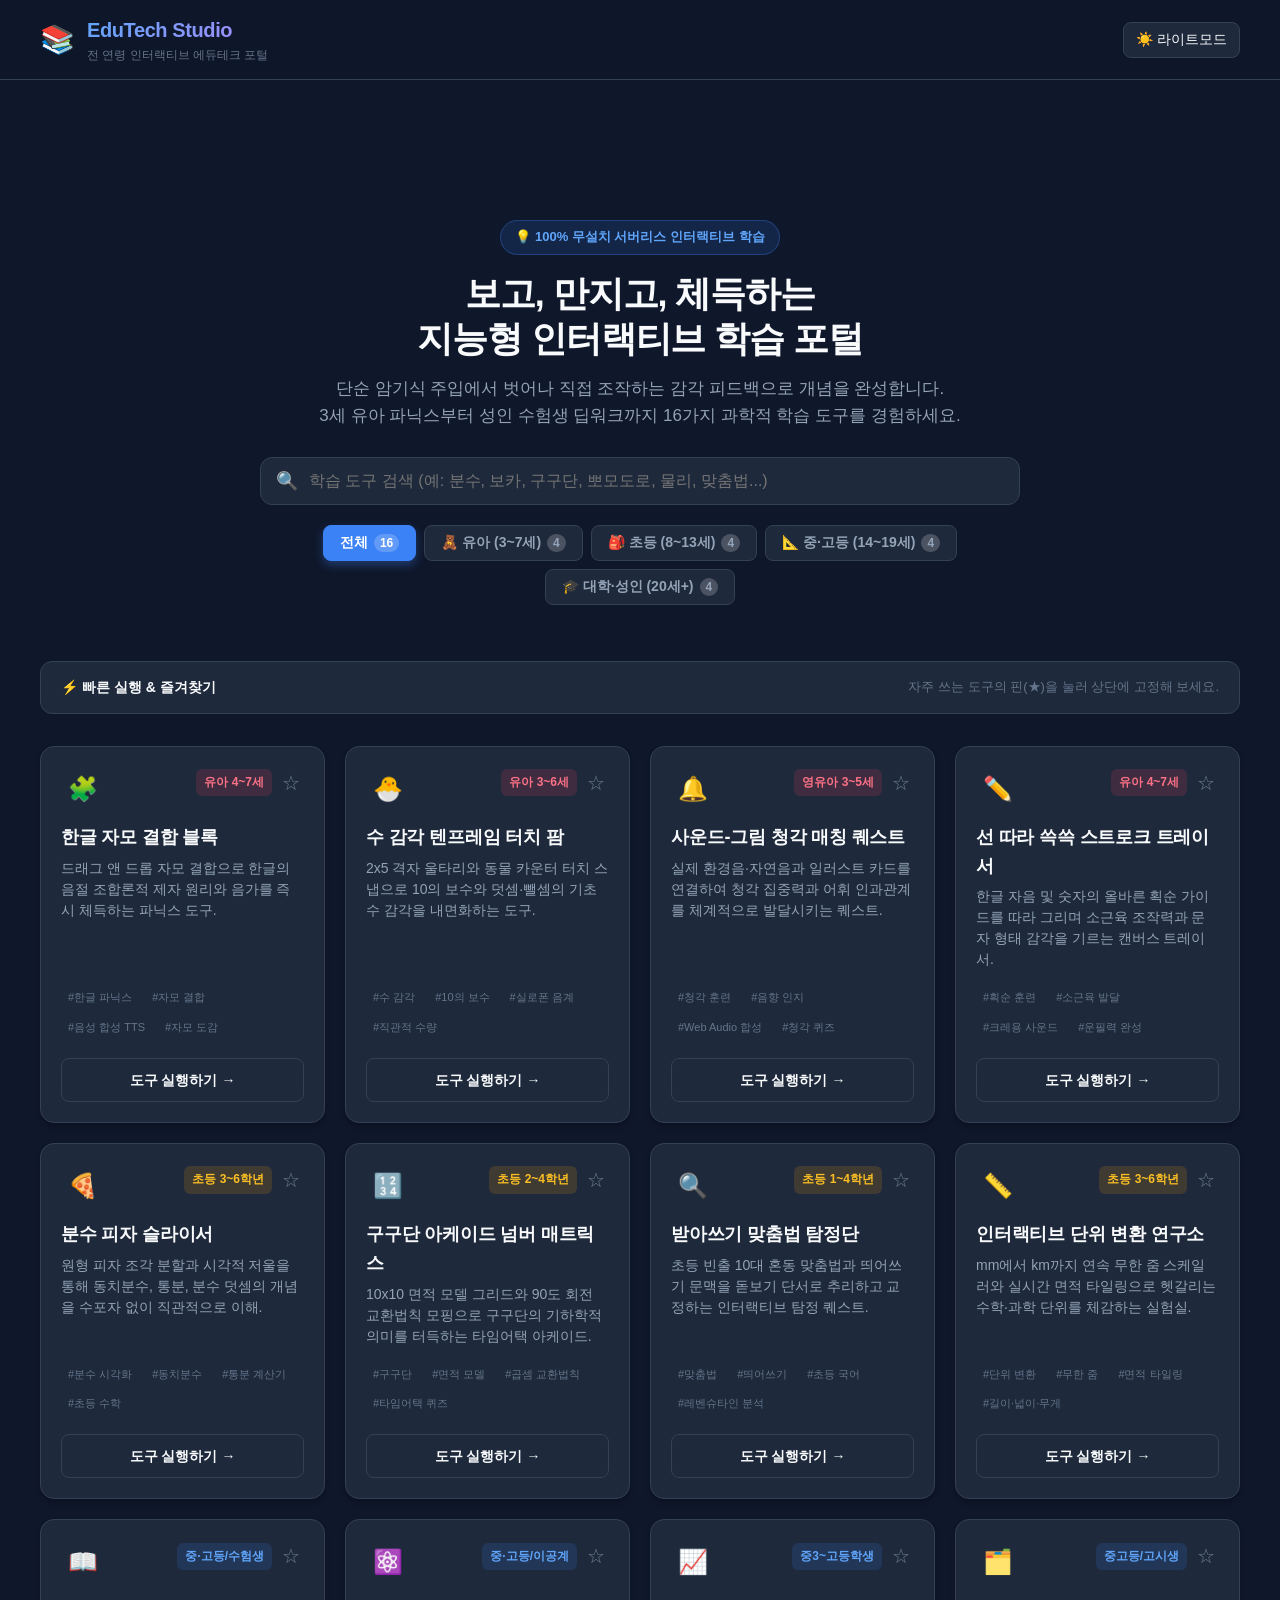
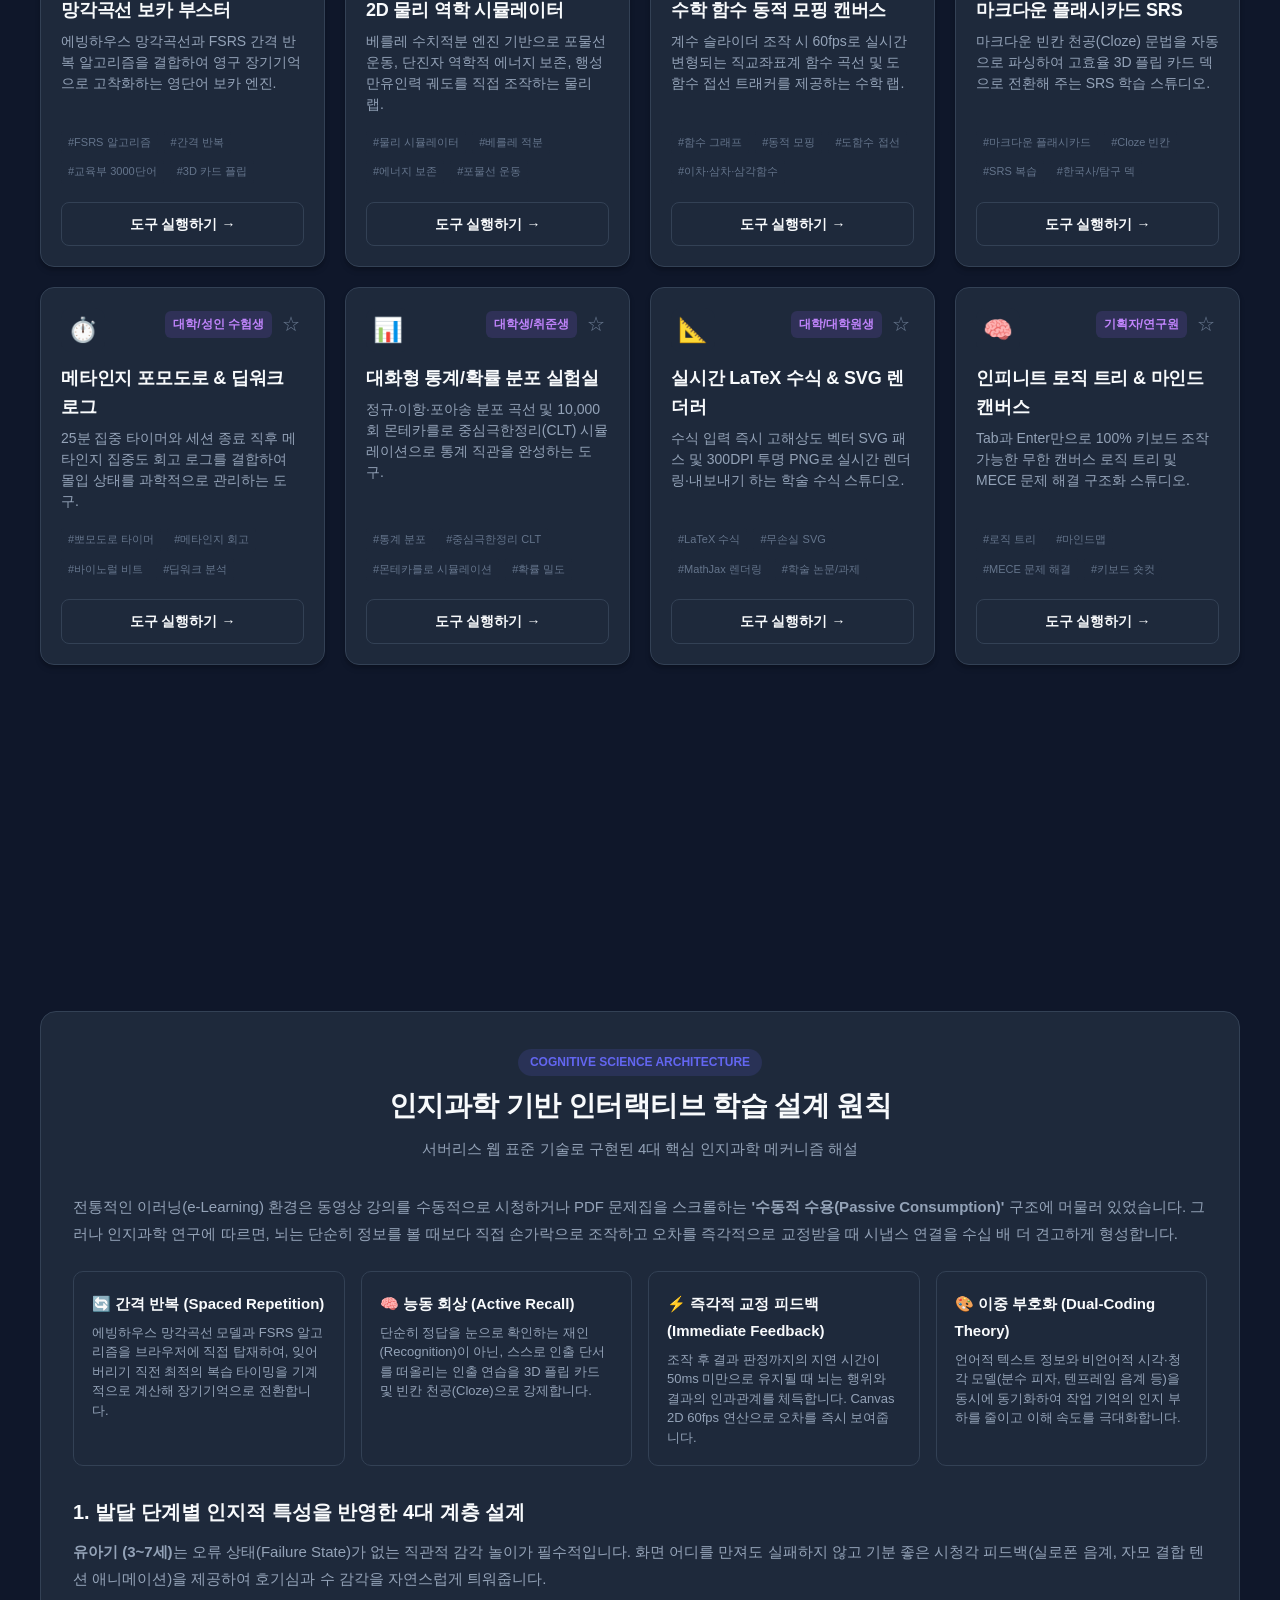
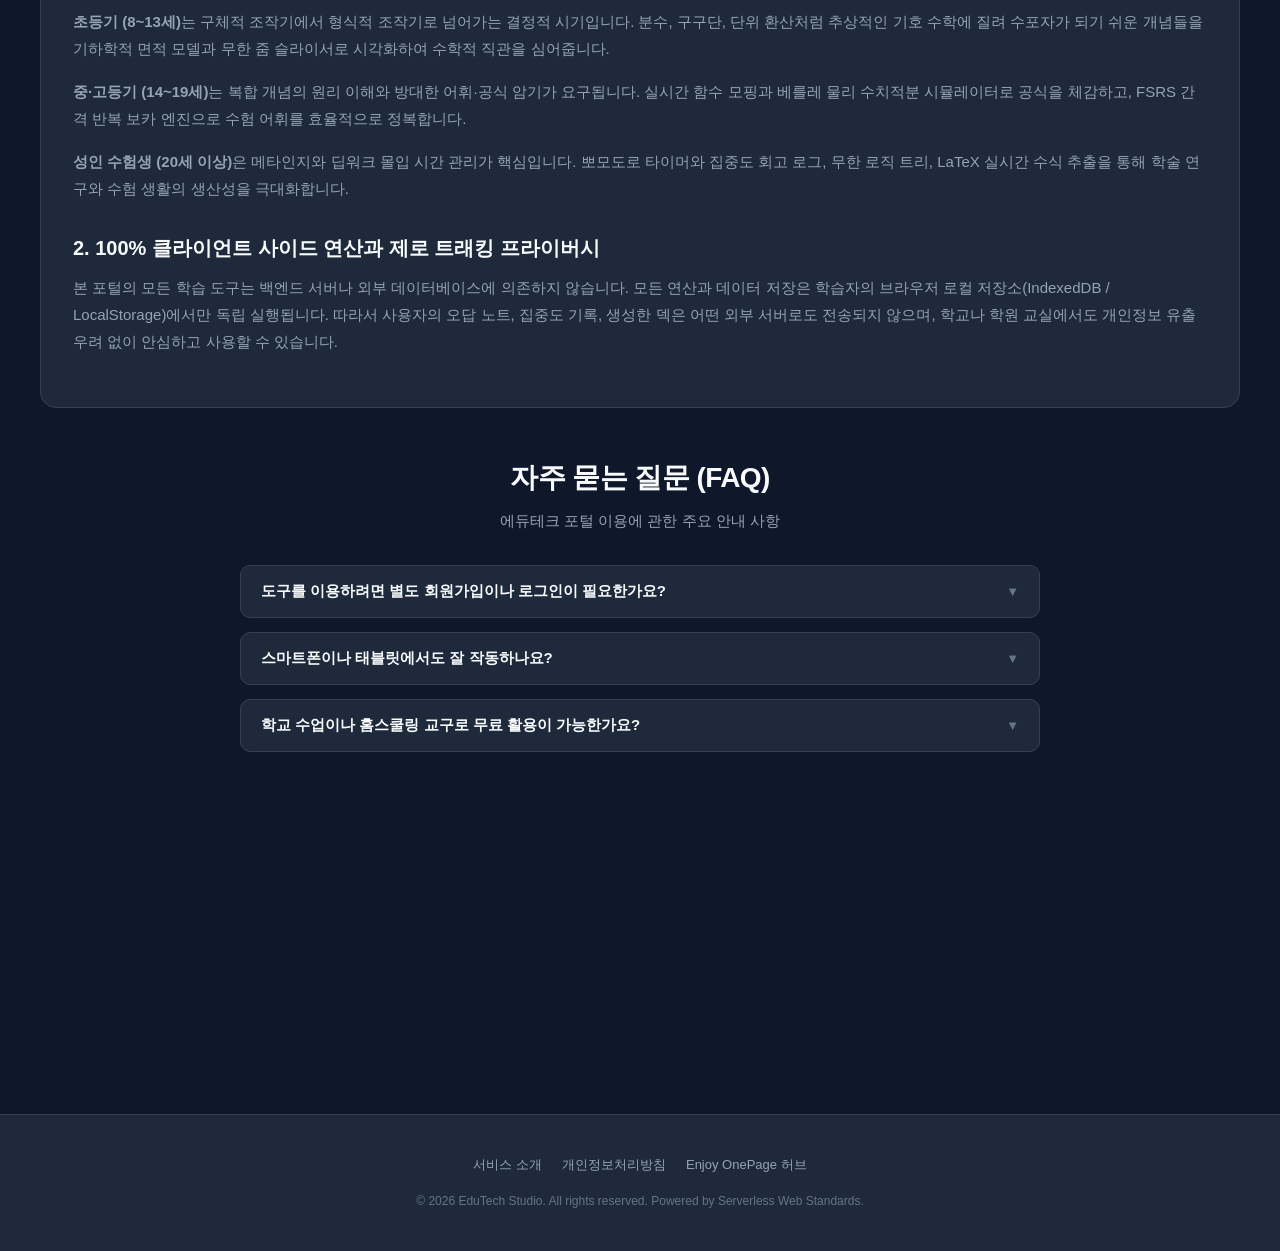
<file: index.html>
<!DOCTYPE html>
<html lang="ko" data-theme="dark">
<head>
  <meta charset="UTF-8">
  <meta name="viewport" content="width=device-width, initial-scale=1.0">
  <title>에듀테크 포털 - 전 연령 인터랙티브 학습 도구</title>
  <meta name="description" content="3세 유아부터 성인 수험생까지 16종 무설치 인터랙티브 에듀테크 학습 도구 및 인지과학 가이드.">
  <meta name="robots" content="noindex, follow">
  <link rel="canonical" href="https://edu.enjoy-onepage.com/">
  <link rel="alternate" type="application/rss+xml" href="https://edu.enjoy-onepage.com/rss.xml">
  <link rel="sitemap" type="application/xml" href="https://edu.enjoy-onepage.com/sitemap.xml">

  <!-- Open Graph -->
  <meta property="og:type" content="website">
  <meta property="og:site_name" content="에듀테크 포털">
  <meta property="og:title" content="에듀테크 포털 - 전 연령 인터랙티브 학습 도구">
  <meta property="og:description" content="3세 유아부터 성인 수험생까지 16종 무설치 인터랙티브 에듀테크 학습 도구 및 인지과학 가이드.">
  <meta property="og:url" content="https://edu.enjoy-onepage.com/">

  <!-- Twitter Card -->
  <meta name="twitter:card" content="summary_large_image">
  <meta name="twitter:title" content="에듀테크 포털 - 전 연령 인터랙티브 학습 도구">
  <meta name="twitter:description" content="3세 유아부터 성인 수험생까지 16종 무설치 인터랙티브 에듀테크 학습 도구 및 인지과학 가이드.">

  <!-- Stylesheet -->
  <link rel="stylesheet" href="style.css">

  <!-- Google AdSense -->
  <script async src="https://pagead2.googlesyndication.com/pagead/js/adsbygoogle.js?client=ca-pub-2228289204702106" crossorigin="anonymous"></script>

  <!-- JSON-LD Structured Data -->
  <script type="application/ld+json">
  {
    "@context": "https://schema.org",
    "@graph": [
      {
        "@type": "WebApplication",
        "@id": "https://edu.enjoy-onepage.com/#app",
        "name": "에듀테크 포털",
        "url": "https://edu.enjoy-onepage.com/",
        "applicationCategory": "EducationalApplication",
        "operatingSystem": "All",
        "offers": {
          "@type": "Offer",
          "price": "0",
          "priceCurrency": "KRW"
        },
        "description": "3세 유아부터 성인 수험생까지 16종 무설치 인터랙티브 에듀테크 학습 도구 모음."
      },
      {
        "@type": "FAQPage",
        "@id": "https://edu.enjoy-onepage.com/#faq",
        "mainEntity": [
          {
            "@type": "Question",
            "name": "에듀테크 포털의 학습 도구들은 별도 프로그램 설치가 필요한가요?",
            "acceptedAnswer": {
              "@type": "Answer",
              "text": "아닙니다. 모든 학습 도구는 최신 웹 표준 기술(HTML5, Canvas 2D, Web Audio API)로 제작되어 PC, 태블릿, 스마트폰 브라우저에서 설치나 로그인 없이 즉시 무료로 실행됩니다."
            }
          },
          {
            "@type": "Question",
            "name": "학습 기록이나 입력한 데이터가 서버로 전송되나요?",
            "acceptedAnswer": {
              "@type": "Answer",
              "text": "전혀 전송되지 않습니다. 100% 클라이언트 사이드 연산 원칙을 준수하여 사용자의 학습 진도, 오답 기록, 타이머 로그는 사용자의 브라우저 로컬 저장소에만 안전하게 보관됩니다."
            }
          },
          {
            "@type": "Question",
            "name": "학교나 학원 교실 스마트보드에서도 활용할 수 있나요?",
            "acceptedAnswer": {
              "@type": "Answer",
              "text": "네, 전자칠판 및 스마트보드의 터치 인터랙션을 완벽하게 지원하며 직관적인 시각화 피드백을 제공하므로 수업 보조 교구로 적합합니다."
            }
          }
        ]
      }
    ]
  }
  </script>
</head>
<body>
  <!-- Header -->
  <header>
    <div class="container header-inner">
      <a href="/" class="brand">
        <span class="brand-icon">📚</span>
        <div class="brand-text">
          <h1>EduTech Studio</h1>
          <p>전 연령 인터랙티브 에듀테크 포털</p>
        </div>
      </a>
      <div class="header-actions">
        <button id="themeToggleBtn" class="theme-toggle-btn" aria-label="테마 전환">🌙 다크모드</button>
      </div>
    </div>
  </header>

  <!-- 1. 상단 슬림 띠배너 (AdSense Top Slim) -->
  <div class="container ad-slot-wrapper ad-top-banner">
    <ins class="adsbygoogle"
         style="display:inline-block;width:100%;height:60px;background:transparent;"
         data-ad-client="ca-pub-2228289204702106"
         data-ad-slot="3824727725"
         data-ad-format="horizontal"></ins>
    <script>
      (adsbygoogle = window.adsbygoogle || []).push({});
    </script>
  </div>

  <main class="container">
    <!-- Hero Section -->
    <section class="hero">
      <span class="hero-badge">💡 100% 무설치 서버리스 인터랙티브 학습</span>
      <h2 class="hero-title">보고, 만지고, 체득하는<br>지능형 인터랙티브 학습 포털</h2>
      <p class="hero-desc">
        단순 암기식 주입에서 벗어나 직접 조작하는 감각 피드백으로 개념을 완성합니다.<br>
        3세 유아 파닉스부터 성인 수험생 딥워크까지 16가지 과학적 학습 도구를 경험하세요.
      </p>

      <!-- Search & Filters -->
      <div class="search-filter-section">
        <div class="search-box">
          <span class="search-icon">🔍</span>
          <input type="text" id="searchInput" class="search-input" placeholder="학습 도구 검색 (예: 분수, 보카, 구구단, 뽀모도로, 물리, 맞춤법...)" autocomplete="off">
        </div>
        <div class="category-tabs" role="tablist">
          <button class="tab-btn active" data-category="all">전체 <span class="tab-count">16</span></button>
          <button class="tab-btn" data-category="toddler">🧸 유아 (3~7세) <span class="tab-count">4</span></button>
          <button class="tab-btn" data-category="elementary">🎒 초등 (8~13세) <span class="tab-count">4</span></button>
          <button class="tab-btn" data-category="secondary">📐 중·고등 (14~19세) <span class="tab-count">4</span></button>
          <button class="tab-btn" data-category="adult">🎓 대학·성인 (20세+) <span class="tab-count">4</span></button>
        </div>
      </div>
    </section>

    <!-- Quick Access Bar (Pinned & Recent) -->
    <div class="quick-access-bar">
      <div class="quick-access-title">
        <span>⚡ 빠른 실행 & 즐겨찾기</span>
      </div>
      <div class="quick-items" id="quickAccessItems">
        <!-- Rendered by app.js -->
      </div>
    </div>

    <!-- Tool Cards Grid -->
    <section class="cards-grid" id="toolsGrid">
      <!-- Rendered by app.js -->
    </section>

    <!-- 2. 중간 반응형 배너 (AdSense Mid Box) -->
    <div class="ad-slot-wrapper">
      <ins class="adsbygoogle"
           style="display:block;min-width:300px;min-height:250px;background:transparent;"
           data-ad-client="ca-pub-2228289204702106"
           data-ad-slot="1186914926"
           data-ad-format="auto"
           data-full-width-responsive="true"></ins>
      <script>
        (adsbygoogle = window.adsbygoogle || []).push({});
      </script>
    </div>

    <!-- Deep Science Column (Cognitive Principles & Educational Rationale) -->
    <article class="deep-column-section">
      <div class="section-head">
        <span class="section-badge">COGNITIVE SCIENCE ARCHITECTURE</span>
        <h3 class="section-title">인지과학 기반 인터랙티브 학습 설계 원칙</h3>
        <p class="section-sub">서버리스 웹 표준 기술로 구현된 4대 핵심 인지과학 메커니즘 해설</p>
      </div>

      <div class="article-content">
        <p>
          전통적인 이러닝(e-Learning) 환경은 동영상 강의를 수동적으로 시청하거나 PDF 문제집을 스크롤하는 <strong>'수동적 수용(Passive Consumption)'</strong> 구조에 머물러 있었습니다. 그러나 인지과학 연구에 따르면, 뇌는 단순히 정보를 볼 때보다 직접 손가락으로 조작하고 오차를 즉각적으로 교정받을 때 시냅스 연결을 수십 배 더 견고하게 형성합니다.
        </p>

        <div class="feature-box-grid">
          <div class="feature-box">
            <h4>🔄 간격 반복 (Spaced Repetition)</h4>
            <p>에빙하우스 망각곡선 모델과 FSRS 알고리즘을 브라우저에 직접 탑재하여, 잊어버리기 직전 최적의 복습 타이밍을 기계적으로 계산해 장기기억으로 전환합니다.</p>
          </div>
          <div class="feature-box">
            <h4>🧠 능동 회상 (Active Recall)</h4>
            <p>단순히 정답을 눈으로 확인하는 재인(Recognition)이 아닌, 스스로 인출 단서를 떠올리는 인출 연습을 3D 플립 카드 및 빈칸 천공(Cloze)으로 강제합니다.</p>
          </div>
          <div class="feature-box">
            <h4>⚡ 즉각적 교정 피드백 (Immediate Feedback)</h4>
            <p>조작 후 결과 판정까지의 지연 시간이 50ms 미만으로 유지될 때 뇌는 행위와 결과의 인과관계를 체득합니다. Canvas 2D 60fps 연산으로 오차를 즉시 보여줍니다.</p>
          </div>
          <div class="feature-box">
            <h4>🎨 이중 부호화 (Dual-Coding Theory)</h4>
            <p>언어적 텍스트 정보와 비언어적 시각·청각 모델(분수 피자, 텐프레임 음계 등)을 동시에 동기화하여 작업 기억의 인지 부하를 줄이고 이해 속도를 극대화합니다.</p>
          </div>
        </div>

        <h3>1. 발달 단계별 인지적 특성을 반영한 4대 계층 설계</h3>
        <p>
          <strong>유아기 (3~7세)</strong>는 오류 상태(Failure State)가 없는 직관적 감각 놀이가 필수적입니다. 화면 어디를 만져도 실패하지 않고 기분 좋은 시청각 피드백(실로폰 음계, 자모 결합 텐션 애니메이션)을 제공하여 호기심과 수 감각을 자연스럽게 틔워줍니다.
        </p>
        <p>
          <strong>초등기 (8~13세)</strong>는 구체적 조작기에서 형식적 조작기로 넘어가는 결정적 시기입니다. 분수, 구구단, 단위 환산처럼 추상적인 기호 수학에 질려 수포자가 되기 쉬운 개념들을 기하학적 면적 모델과 무한 줌 슬라이서로 시각화하여 수학적 직관을 심어줍니다.
        </p>
        <p>
          <strong>중·고등기 (14~19세)</strong>는 복합 개념의 원리 이해와 방대한 어휘·공식 암기가 요구됩니다. 실시간 함수 모핑과 베를레 물리 수치적분 시뮬레이터로 공식을 체감하고, FSRS 간격 반복 보카 엔진으로 수험 어휘를 효율적으로 정복합니다.
        </p>
        <p>
          <strong>성인 수험생 (20세 이상)</strong>은 메타인지와 딥워크 몰입 시간 관리가 핵심입니다. 뽀모도로 타이머와 집중도 회고 로그, 무한 로직 트리, LaTeX 실시간 수식 추출을 통해 학술 연구와 수험 생활의 생산성을 극대화합니다.
        </p>

        <h3>2. 100% 클라이언트 사이드 연산과 제로 트래킹 프라이버시</h3>
        <p>
          본 포털의 모든 학습 도구는 백엔드 서버나 외부 데이터베이스에 의존하지 않습니다. 모든 연산과 데이터 저장은 학습자의 브라우저 로컬 저장소(IndexedDB / LocalStorage)에서만 독립 실행됩니다. 따라서 사용자의 오답 노트, 집중도 기록, 생성한 덱은 어떤 외부 서버로도 전송되지 않으며, 학교나 학원 교실에서도 개인정보 유출 우려 없이 안심하고 사용할 수 있습니다.
        </p>
      </div>
    </article>

    <!-- FAQ Section -->
    <section class="faq-section">
      <div class="section-head">
        <h3 class="section-title">자주 묻는 질문 (FAQ)</h3>
        <p class="section-sub">에듀테크 포털 이용에 관한 주요 안내 사항</p>
      </div>

      <div class="faq-list">
        <div class="faq-item">
          <button class="faq-question">
            <span>도구를 이용하려면 별도 회원가입이나 로그인이 필요한가요?</span>
            <span class="faq-arrow">▼</span>
          </button>
          <div class="faq-answer">
            로그인이 전혀 필요하지 않습니다. 접속 즉시 원하는 학습 도구를 자유롭게 무료로 이용하실 수 있으며, 개인 학습 기록은 사용 중인 기기의 브라우저에 안전하게 자동 보관됩니다.
          </div>
        </div>

        <div class="faq-item">
          <button class="faq-question">
            <span>스마트폰이나 태블릿에서도 잘 작동하나요?</span>
            <span class="faq-arrow">▼</span>
          </button>
          <div class="faq-answer">
            네, 16개 모든 학습 도구는 반응형 웹 표준 및 멀티 터치 제스처를 지원하여 모바일 기기, 아이패드, 갤럭시 탭, 교실 전자칠판에서도 완벽하게 작동합니다.
          </div>
        </div>

        <div class="faq-item">
          <button class="faq-question">
            <span>학교 수업이나 홈스쿨링 교구로 무료 활용이 가능한가요?</span>
            <span class="faq-arrow">▼</span>
          </button>
          <div class="faq-answer">
            네, 공교육 교실 수업, 홈스쿨링, 스터디 그룹 등 비상업적 교육 목적이라면 별도의 승인 없이 누구나 자유롭게 활용하실 수 있습니다.
          </div>
        </div>
      </div>
    </section>

    <!-- 3. 하단 대형 배너 (AdSense Bottom Box) -->
    <div class="ad-slot-wrapper">
      <ins class="adsbygoogle"
           style="display:block;min-width:300px;min-height:250px;background:transparent;"
           data-ad-client="ca-pub-2228289204702106"
           data-ad-slot="3416334507"
           data-ad-format="auto"
           data-full-width-responsive="true"></ins>
      <script>
        (adsbygoogle = window.adsbygoogle || []).push({});
      </script>
    </div>
  </main>

  <!-- Footer -->
  <footer>
    <div class="container footer-inner">
      <div class="footer-links">
        <a href="about.html">서비스 소개</a>
        <a href="privacy.html">개인정보처리방침</a>
        <a href="https://enjoy-onepage.com/" target="_blank" rel="noopener">Enjoy OnePage 허브</a>
      </div>
      <p class="footer-copy">
        © 2026 EduTech Studio. All rights reserved. Powered by Serverless Web Standards.
      </p>
    </div>
  </footer>

  <!-- Scripts -->
  <script src="app.js"></script>
</body>
</html>
</file>
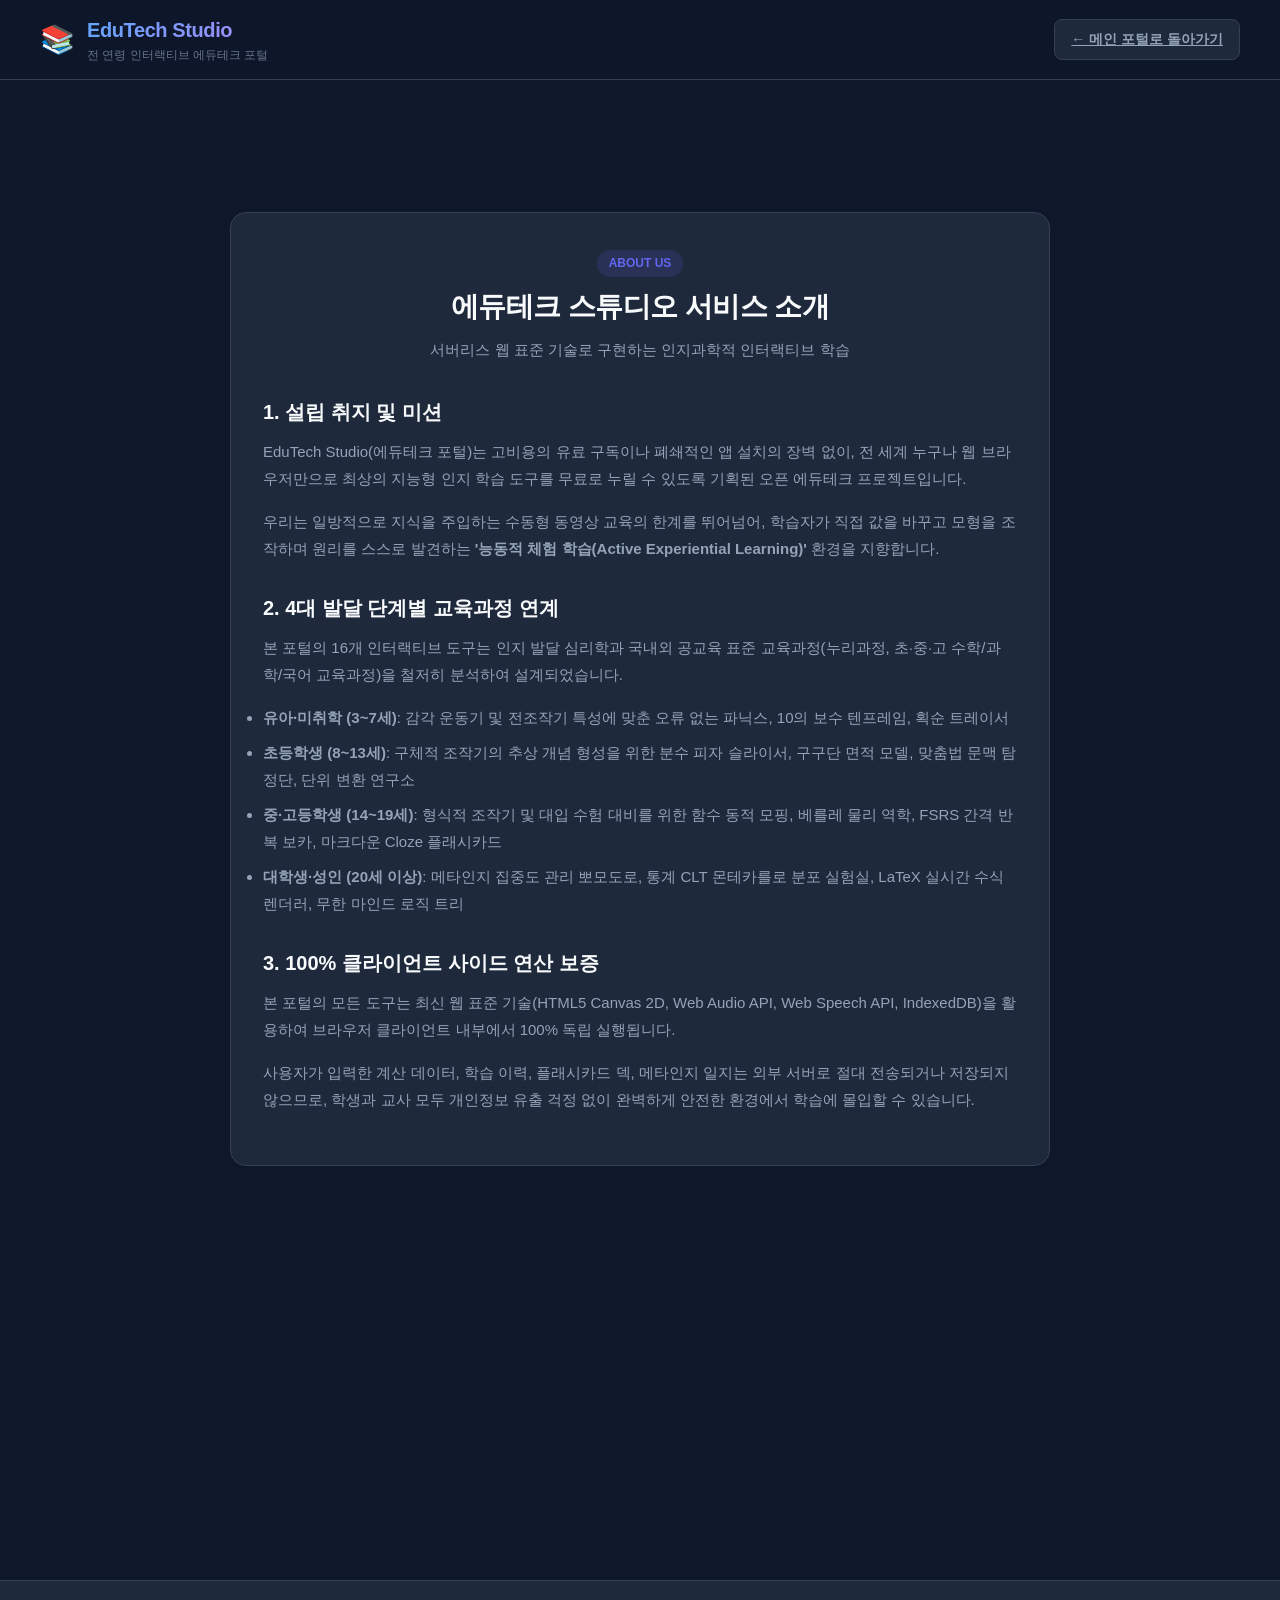
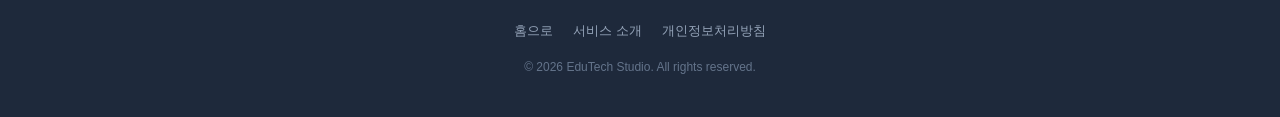
<file: about.html>
<!DOCTYPE html>
<html lang="ko" data-theme="dark">
<head>
  <meta charset="UTF-8">
  <meta name="viewport" content="width=device-width, initial-scale=1.0">
  <title>서비스 소개 - 에듀테크 포털</title>
  <meta name="description" content="에듀테크 포털의 설립 취지, 인지과학적 학습 설계 철학, 100% 서버리스 무설치 원칙을 소개합니다.">
  <meta name="robots" content="noindex, follow">
  <link rel="canonical" href="https://edu.enjoy-onepage.com/about.html">
  <link rel="stylesheet" href="style.css">
  <script async src="https://pagead2.googlesyndication.com/pagead/js/adsbygoogle.js?client=ca-pub-2228289204702106" crossorigin="anonymous"></script>
</head>
<body>
  <header>
    <div class="container header-inner">
      <a href="/" class="brand">
        <span class="brand-icon">📚</span>
        <div class="brand-text">
          <h1>EduTech Studio</h1>
          <p>전 연령 인터랙티브 에듀테크 포털</p>
        </div>
      </a>
      <div class="header-actions">
        <a href="/" class="tab-btn">← 메인 포털로 돌아가기</a>
      </div>
    </div>
  </header>

  <!-- 상단 슬림 배너 -->
  <div class="container ad-slot-wrapper ad-top-banner">
    <ins class="adsbygoogle"
         style="display:inline-block;width:100%;height:60px;background:transparent;"
         data-ad-client="ca-pub-2228289204702106"
         data-ad-slot="3824727725"
         data-ad-format="horizontal"></ins>
    <script>
      (adsbygoogle = window.adsbygoogle || []).push({});
    </script>
  </div>

  <main class="container" style="max-width: 860px; padding: 2rem 1.25rem;">
    <article class="deep-column-section" style="margin-top: 0;">
      <div class="section-head">
        <span class="section-badge">ABOUT US</span>
        <h2 class="section-title">에듀테크 스튜디오 서비스 소개</h2>
        <p class="section-sub">서버리스 웹 표준 기술로 구현하는 인지과학적 인터랙티브 학습</p>
      </div>

      <div class="article-content">
        <h3>1. 설립 취지 및 미션</h3>
        <p>
          EduTech Studio(에듀테크 포털)는 고비용의 유료 구독이나 폐쇄적인 앱 설치의 장벽 없이, 전 세계 누구나 웹 브라우저만으로 최상의 지능형 인지 학습 도구를 무료로 누릴 수 있도록 기획된 오픈 에듀테크 프로젝트입니다.
        </p>
        <p>
          우리는 일방적으로 지식을 주입하는 수동형 동영상 교육의 한계를 뛰어넘어, 학습자가 직접 값을 바꾸고 모형을 조작하며 원리를 스스로 발견하는 <strong>'능동적 체험 학습(Active Experiential Learning)'</strong> 환경을 지향합니다.
        </p>

        <h3>2. 4대 발달 단계별 교육과정 연계</h3>
        <p>
          본 포털의 16개 인터랙티브 도구는 인지 발달 심리학과 국내외 공교육 표준 교육과정(누리과정, 초·중·고 수학/과학/국어 교육과정)을 철저히 분석하여 설계되었습니다.
        </p>
        <ul>
          <li style="margin-bottom: 0.5rem;"><strong>유아·미취학 (3~7세)</strong>: 감각 운동기 및 전조작기 특성에 맞춘 오류 없는 파닉스, 10의 보수 텐프레임, 획순 트레이서</li>
          <li style="margin-bottom: 0.5rem;"><strong>초등학생 (8~13세)</strong>: 구체적 조작기의 추상 개념 형성을 위한 분수 피자 슬라이서, 구구단 면적 모델, 맞춤법 문맥 탐정단, 단위 변환 연구소</li>
          <li style="margin-bottom: 0.5rem;"><strong>중·고등학생 (14~19세)</strong>: 형식적 조작기 및 대입 수험 대비를 위한 함수 동적 모핑, 베를레 물리 역학, FSRS 간격 반복 보카, 마크다운 Cloze 플래시카드</li>
          <li style="margin-bottom: 0.5rem;"><strong>대학생·성인 (20세 이상)</strong>: 메타인지 집중도 관리 뽀모도로, 통계 CLT 몬테카를로 분포 실험실, LaTeX 실시간 수식 렌더러, 무한 마인드 로직 트리</li>
        </ul>

        <h3>3. 100% 클라이언트 사이드 연산 보증</h3>
        <p>
          본 포털의 모든 도구는 최신 웹 표준 기술(HTML5 Canvas 2D, Web Audio API, Web Speech API, IndexedDB)을 활용하여 브라우저 클라이언트 내부에서 100% 독립 실행됩니다.
        </p>
        <p>
          사용자가 입력한 계산 데이터, 학습 이력, 플래시카드 덱, 메타인지 일지는 외부 서버로 절대 전송되거나 저장되지 않으므로, 학생과 교사 모두 개인정보 유출 걱정 없이 완벽하게 안전한 환경에서 학습에 몰입할 수 있습니다.
        </p>
      </div>
    </article>
  </main>

  <!-- 하단 대형 배너 -->
  <div class="container ad-slot-wrapper">
    <ins class="adsbygoogle"
         style="display:block;min-width:300px;min-height:250px;background:transparent;"
         data-ad-client="ca-pub-2228289204702106"
         data-ad-slot="3416334507"
         data-ad-format="auto"
         data-full-width-responsive="true"></ins>
    <script>
      (adsbygoogle = window.adsbygoogle || []).push({});
    </script>
  </div>

  <footer>
    <div class="container footer-inner">
      <div class="footer-links">
        <a href="/">홈으로</a>
        <a href="about.html">서비스 소개</a>
        <a href="privacy.html">개인정보처리방침</a>
      </div>
      <p class="footer-copy">
        © 2026 EduTech Studio. All rights reserved.
      </p>
    </div>
  </footer>
</body>
</html>
</file>
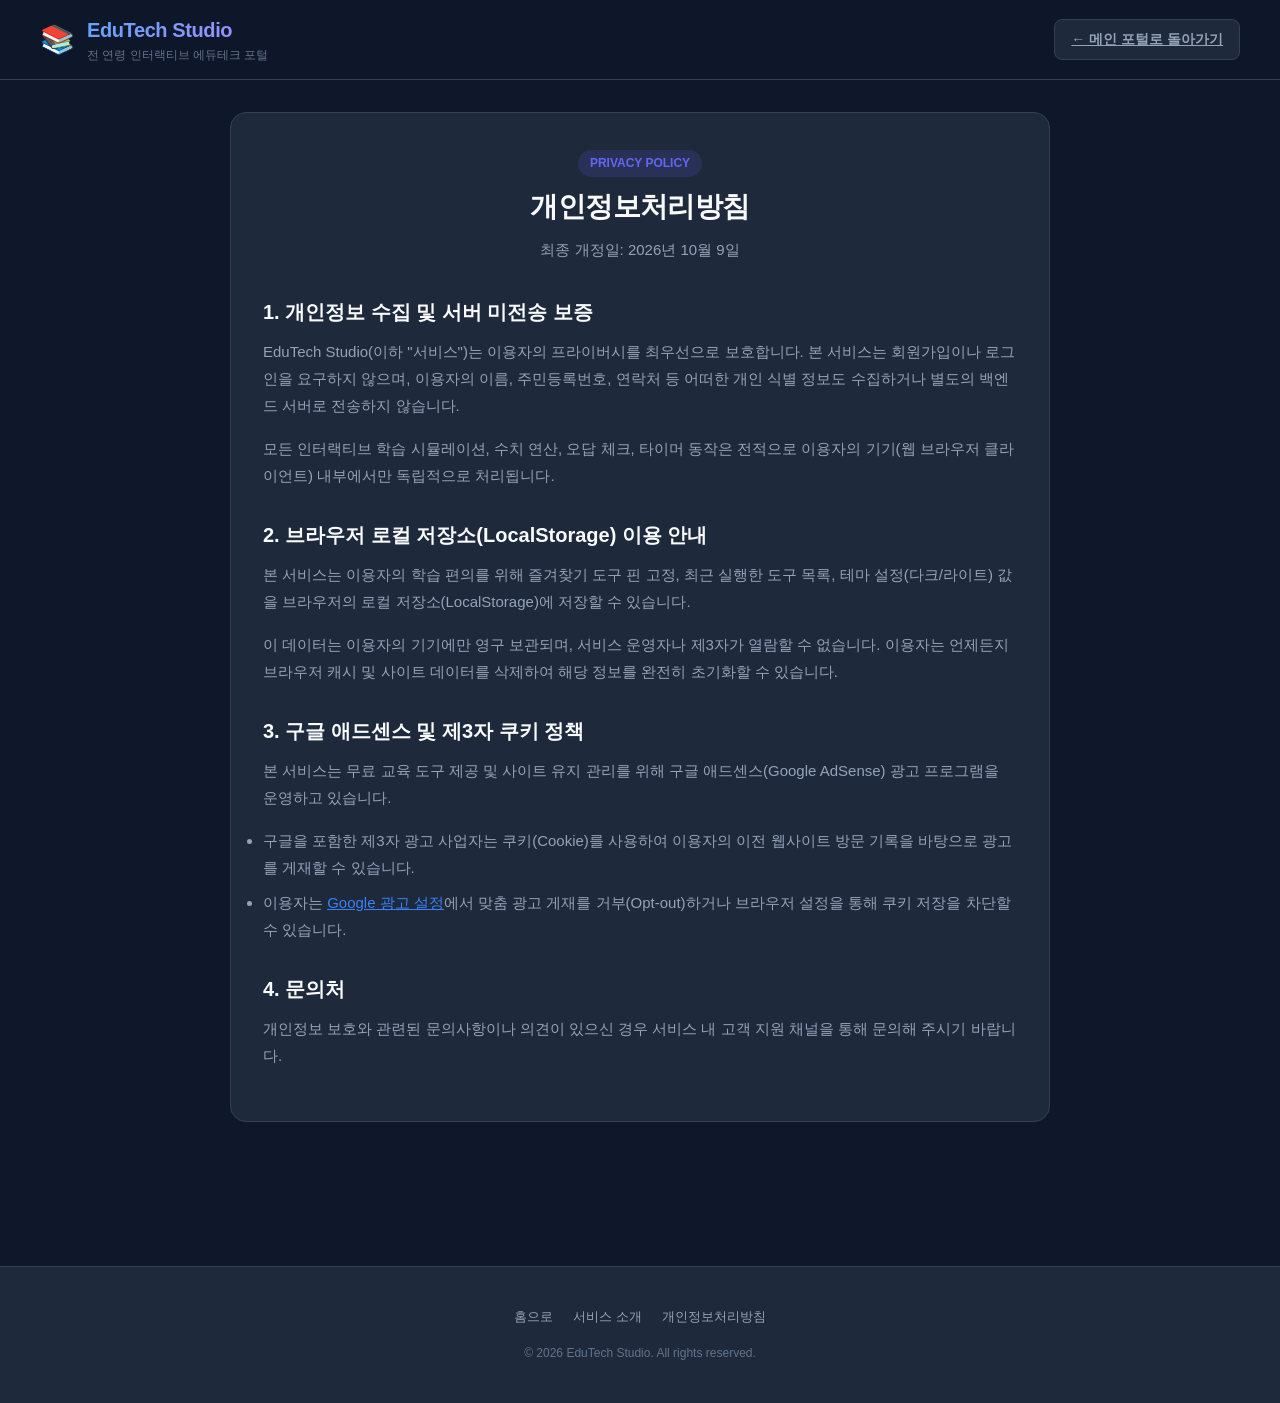
<file: privacy.html>
<!DOCTYPE html>
<html lang="ko" data-theme="dark">
<head>
  <meta charset="UTF-8">
  <meta name="viewport" content="width=device-width, initial-scale=1.0">
  <title>개인정보처리방침 - 에듀테크 포털</title>
  <meta name="description" content="에듀테크 포털의 무서버 데이터 로컬 연산 원칙 및 구글 애드센스 쿠키 정책을 안내합니다.">
  <meta name="robots" content="noindex, follow">
  <link rel="canonical" href="https://edu.enjoy-onepage.com/privacy.html">
  <link rel="stylesheet" href="style.css">
</head>
<body>
  <header>
    <div class="container header-inner">
      <a href="/" class="brand">
        <span class="brand-icon">📚</span>
        <div class="brand-text">
          <h1>EduTech Studio</h1>
          <p>전 연령 인터랙티브 에듀테크 포털</p>
        </div>
      </a>
      <div class="header-actions">
        <a href="/" class="tab-btn">← 메인 포털로 돌아가기</a>
      </div>
    </div>
  </header>

  <main class="container" style="max-width: 860px; padding: 2rem 1.25rem;">
    <article class="deep-column-section" style="margin-top: 0;">
      <div class="section-head">
        <span class="section-badge">PRIVACY POLICY</span>
        <h2 class="section-title">개인정보처리방침</h2>
        <p class="section-sub">최종 개정일: 2026년 10월 9일</p>
      </div>

      <div class="article-content">
        <h3>1. 개인정보 수집 및 서버 미전송 보증</h3>
        <p>
          EduTech Studio(이하 "서비스")는 이용자의 프라이버시를 최우선으로 보호합니다. 본 서비스는 회원가입이나 로그인을 요구하지 않으며, 이용자의 이름, 주민등록번호, 연락처 등 어떠한 개인 식별 정보도 수집하거나 별도의 백엔드 서버로 전송하지 않습니다.
        </p>
        <p>
          모든 인터랙티브 학습 시뮬레이션, 수치 연산, 오답 체크, 타이머 동작은 전적으로 이용자의 기기(웹 브라우저 클라이언트) 내부에서만 독립적으로 처리됩니다.
        </p>

        <h3>2. 브라우저 로컬 저장소(LocalStorage) 이용 안내</h3>
        <p>
          본 서비스는 이용자의 학습 편의를 위해 즐겨찾기 도구 핀 고정, 최근 실행한 도구 목록, 테마 설정(다크/라이트) 값을 브라우저의 로컬 저장소(LocalStorage)에 저장할 수 있습니다.
        </p>
        <p>
          이 데이터는 이용자의 기기에만 영구 보관되며, 서비스 운영자나 제3자가 열람할 수 없습니다. 이용자는 언제든지 브라우저 캐시 및 사이트 데이터를 삭제하여 해당 정보를 완전히 초기화할 수 있습니다.
        </p>

        <h3>3. 구글 애드센스 및 제3자 쿠키 정책</h3>
        <p>
          본 서비스는 무료 교육 도구 제공 및 사이트 유지 관리를 위해 구글 애드센스(Google AdSense) 광고 프로그램을 운영하고 있습니다.
        </p>
        <ul>
          <li style="margin-bottom: 0.5rem;">구글을 포함한 제3자 광고 사업자는 쿠키(Cookie)를 사용하여 이용자의 이전 웹사이트 방문 기록을 바탕으로 광고를 게재할 수 있습니다.</li>
          <li style="margin-bottom: 0.5rem;">이용자는 <a href="https://adssettings.google.com/" target="_blank" rel="noopener" style="color: var(--accent-blue);">Google 광고 설정</a>에서 맞춤 광고 게재를 거부(Opt-out)하거나 브라우저 설정을 통해 쿠키 저장을 차단할 수 있습니다.</li>
        </ul>

        <h3>4. 문의처</h3>
        <p>
          개인정보 보호와 관련된 문의사항이나 의견이 있으신 경우 서비스 내 고객 지원 채널을 통해 문의해 주시기 바랍니다.
        </p>
      </div>
    </article>
  </main>

  <footer>
    <div class="container footer-inner">
      <div class="footer-links">
        <a href="/">홈으로</a>
        <a href="about.html">서비스 소개</a>
        <a href="privacy.html">개인정보처리방침</a>
      </div>
      <p class="footer-copy">
        © 2026 EduTech Studio. All rights reserved.
      </p>
    </div>
  </footer>
</body>
</html>
</file>
<file: style.css>
:root {
  --bg-primary: #0f172a;
  --bg-secondary: #1e293b;
  --bg-card: #1e293b;
  --bg-card-hover: #273549;
  --text-primary: #f8fafc;
  --text-secondary: #94a3b8;
  --text-muted: #64748b;
  --border-color: #334155;
  --accent-blue: #3b82f6;
  --accent-indigo: #6366f1;
  --accent-purple: #8b5cf6;
  --accent-emerald: #10b981;
  --accent-amber: #f59e0b;
  --accent-rose: #f43f5e;
  --card-shadow: 0 4px 6px -1px rgba(0, 0, 0, 0.2), 0 2px 4px -2px rgba(0, 0, 0, 0.2);
  --card-shadow-hover: 0 10px 15px -3px rgba(0, 0, 0, 0.3), 0 4px 6px -4px rgba(0, 0, 0, 0.3);
  --header-bg: rgba(15, 23, 42, 0.85);
  --max-width: 1240px;
}

[data-theme="light"] {
  --bg-primary: #f8fafc;
  --bg-secondary: #f1f5f9;
  --bg-card: #ffffff;
  --bg-card-hover: #f8fafc;
  --text-primary: #0f172a;
  --text-secondary: #475569;
  --text-muted: #94a3b8;
  --border-color: #e2e8f0;
  --card-shadow: 0 4px 6px -1px rgba(0, 0, 0, 0.05), 0 2px 4px -2px rgba(0, 0, 0, 0.05);
  --card-shadow-hover: 0 10px 15px -3px rgba(0, 0, 0, 0.08), 0 4px 6px -4px rgba(0, 0, 0, 0.08);
  --header-bg: rgba(255, 255, 255, 0.85);
}

* {
  box-sizing: border-box;
  margin: 0;
  padding: 0;
}

body {
  font-family: -apple-system, BlinkMacSystemFont, "Pretendard", "Segoe UI", Roboto, "Helvetica Neue", Arial, sans-serif;
  background-color: var(--bg-primary);
  color: var(--text-primary);
  line-height: 1.6;
  min-height: 100vh;
  transition: background-color 0.2s ease, color 0.2s ease;
}

/* Container */
.container {
  width: 100%;
  max-width: var(--max-width);
  margin: 0 auto;
  padding: 0 1.25rem;
}

/* Header */
header {
  position: sticky;
  top: 0;
  z-index: 50;
  background-color: var(--header-bg);
  backdrop-filter: blur(12px);
  -webkit-backdrop-filter: blur(12px);
  border-bottom: 1px solid var(--border-color);
  padding: 0.875rem 0;
}

.header-inner {
  display: flex;
  justify-content: space-between;
  align-items: center;
  gap: 1rem;
}

.brand {
  display: flex;
  align-items: center;
  gap: 0.75rem;
  text-decoration: none;
  color: var(--text-primary);
}

.brand-icon {
  font-size: 1.75rem;
  line-height: 1;
}

.brand-text h1 {
  font-size: 1.25rem;
  font-weight: 800;
  letter-spacing: -0.02em;
  background: linear-gradient(135deg, #60a5fa, #a78bfa);
  -webkit-background-clip: text;
  -webkit-text-fill-color: transparent;
}

.brand-text p {
  font-size: 0.75rem;
  color: var(--text-muted);
}

.header-actions {
  display: flex;
  align-items: center;
  gap: 0.75rem;
}

.theme-toggle-btn {
  background: var(--bg-secondary);
  border: 1px solid var(--border-color);
  color: var(--text-primary);
  padding: 0.5rem 0.75rem;
  border-radius: 0.5rem;
  cursor: pointer;
  font-size: 0.875rem;
  display: flex;
  align-items: center;
  gap: 0.375rem;
  transition: all 0.2s ease;
}

.theme-toggle-btn:hover {
  border-color: var(--accent-blue);
}

/* Ad Containers (AdSense Golden Standard) */
.ad-slot-wrapper {
  margin: 1.25rem 0;
  display: flex;
  justify-content: center;
  align-items: center;
  background: transparent !important;
  min-height: 50px;
}

.ad-top-banner {
  height: 60px;
  max-height: 90px;
}

/* Hero Section */
.hero {
  padding: 2.5rem 0 1.5rem;
  text-align: center;
}

.hero-badge {
  display: inline-block;
  font-size: 0.8125rem;
  font-weight: 600;
  padding: 0.375rem 0.875rem;
  border-radius: 9999px;
  background: rgba(59, 130, 246, 0.15);
  color: #60a5fa;
  border: 1px solid rgba(59, 130, 246, 0.3);
  margin-bottom: 1rem;
}

.hero-title {
  font-size: 2.25rem;
  font-weight: 800;
  line-height: 1.25;
  letter-spacing: -0.03em;
  margin-bottom: 0.875rem;
}

.hero-desc {
  font-size: 1.0625rem;
  color: var(--text-secondary);
  max-width: 680px;
  margin: 0 auto 1.75rem;
}

/* Search and Filter */
.search-filter-section {
  max-width: 760px;
  margin: 0 auto 2rem;
}

.search-box {
  position: relative;
  margin-bottom: 1.25rem;
}

.search-input {
  width: 100%;
  padding: 0.875rem 1.25rem 0.875rem 3rem;
  font-size: 1rem;
  border-radius: 0.75rem;
  border: 1px solid var(--border-color);
  background: var(--bg-card);
  color: var(--text-primary);
  outline: none;
  transition: border-color 0.2s, box-shadow 0.2s;
}

.search-input:focus {
  border-color: var(--accent-blue);
  box-shadow: 0 0 0 3px rgba(59, 130, 246, 0.25);
}

.search-icon {
  position: absolute;
  left: 1rem;
  top: 50%;
  transform: translateY(-50%);
  color: var(--text-muted);
  font-size: 1.125rem;
}

/* Category Tabs */
.category-tabs {
  display: flex;
  justify-content: center;
  flex-wrap: wrap;
  gap: 0.5rem;
}

.tab-btn {
  background: var(--bg-card);
  border: 1px solid var(--border-color);
  color: var(--text-secondary);
  padding: 0.5rem 1rem;
  border-radius: 0.5rem;
  font-size: 0.875rem;
  font-weight: 600;
  cursor: pointer;
  transition: all 0.2s;
  display: flex;
  align-items: center;
  gap: 0.375rem;
}

.tab-btn:hover {
  background: var(--bg-card-hover);
  color: var(--text-primary);
  border-color: var(--text-muted);
}

.tab-btn.active {
  background: var(--accent-blue);
  color: #ffffff;
  border-color: var(--accent-blue);
  box-shadow: 0 4px 10px rgba(59, 130, 246, 0.35);
}

.tab-count {
  font-size: 0.75rem;
  padding: 0.125rem 0.375rem;
  border-radius: 9999px;
  background: rgba(255, 255, 255, 0.2);
}

/* Quick Bar (Pinned & Recent) */
.quick-access-bar {
  background: var(--bg-secondary);
  border: 1px solid var(--border-color);
  border-radius: 0.75rem;
  padding: 0.875rem 1.25rem;
  margin-bottom: 2rem;
  display: flex;
  align-items: center;
  justify-content: space-between;
  flex-wrap: wrap;
  gap: 1rem;
}

.quick-access-title {
  font-size: 0.875rem;
  font-weight: 700;
  display: flex;
  align-items: center;
  gap: 0.5rem;
}

.quick-items {
  display: flex;
  align-items: center;
  flex-wrap: wrap;
  gap: 0.5rem;
}

.quick-tag {
  background: var(--bg-card);
  border: 1px solid var(--border-color);
  color: var(--text-primary);
  padding: 0.25rem 0.625rem;
  border-radius: 0.375rem;
  font-size: 0.8125rem;
  text-decoration: none;
  display: inline-flex;
  align-items: center;
  gap: 0.375rem;
  transition: border-color 0.2s, transform 0.15s;
}

.quick-tag:hover {
  border-color: var(--accent-blue);
  transform: translateY(-1px);
}

/* Cards Grid */
.cards-grid {
  display: grid;
  grid-template-columns: repeat(auto-fill, minmax(280px, 1fr));
  gap: 1.25rem;
  margin-bottom: 3rem;
}

.tool-card {
  background: var(--bg-card);
  border: 1px solid var(--border-color);
  border-radius: 0.875rem;
  padding: 1.25rem;
  display: flex;
  flex-direction: column;
  position: relative;
  box-shadow: var(--card-shadow);
  transition: transform 0.2s ease, box-shadow 0.2s ease, border-color 0.2s ease;
  overflow: hidden;
}

.tool-card:hover {
  transform: translateY(-4px);
  box-shadow: var(--card-shadow-hover);
  border-color: var(--accent-blue);
}

.card-top {
  display: flex;
  justify-content: space-between;
  align-items: flex-start;
  margin-bottom: 0.75rem;
}

.card-icon-box {
  width: 44px;
  height: 44px;
  border-radius: 0.625rem;
  display: flex;
  align-items: center;
  justify-content: center;
  font-size: 1.5rem;
  background: var(--bg-secondary);
}

.card-badges {
  display: flex;
  align-items: center;
  gap: 0.375rem;
}

.badge-age {
  font-size: 0.75rem;
  font-weight: 700;
  padding: 0.25rem 0.5rem;
  border-radius: 0.375rem;
}

.badge-age.toddler { background: rgba(244, 63, 94, 0.15); color: #fb7185; }
.badge-age.elementary { background: rgba(245, 158, 11, 0.15); color: #fbbf24; }
.badge-age.secondary { background: rgba(59, 130, 246, 0.15); color: #60a5fa; }
.badge-age.adult { background: rgba(139, 92, 246, 0.15); color: #c084fc; }

.pin-btn {
  background: none;
  border: none;
  color: var(--text-muted);
  cursor: pointer;
  font-size: 1.125rem;
  padding: 0.25rem;
  transition: color 0.15s, transform 0.15s;
}

.pin-btn:hover {
  color: var(--accent-amber);
  transform: scale(1.15);
}

.pin-btn.pinned {
  color: var(--accent-amber);
}

.card-title {
  font-size: 1.125rem;
  font-weight: 700;
  letter-spacing: -0.01em;
  margin-bottom: 0.375rem;
  color: var(--text-primary);
}

.card-summary {
  font-size: 0.875rem;
  color: var(--text-secondary);
  line-height: 1.5;
  margin-bottom: 1rem;
  flex-grow: 1;
}

.card-tags {
  display: flex;
  flex-wrap: wrap;
  gap: 0.375rem;
  margin-bottom: 1.125rem;
}

.card-tag {
  font-size: 0.6875rem;
  font-weight: 500;
  background: var(--bg-secondary);
  color: var(--text-muted);
  padding: 0.1875rem 0.4375rem;
  border-radius: 0.25rem;
}

.card-action-btn {
  display: block;
  text-align: center;
  background: var(--bg-secondary);
  color: var(--text-primary);
  text-decoration: none;
  padding: 0.625rem;
  border-radius: 0.5rem;
  font-size: 0.875rem;
  font-weight: 600;
  border: 1px solid var(--border-color);
  transition: background-color 0.2s, border-color 0.2s, color 0.2s;
}

.card-action-btn:hover {
  background: var(--accent-blue);
  border-color: var(--accent-blue);
  color: #ffffff;
}

/* Empty Search Result */
.no-results {
  grid-column: 1 / -1;
  text-align: center;
  padding: 3rem 1rem;
  color: var(--text-muted);
}

.no-results p {
  font-size: 1.125rem;
  margin-bottom: 0.5rem;
}

/* Deep Science Column (SEO & AdSense Defense) */
.deep-column-section {
  background: var(--bg-card);
  border: 1px solid var(--border-color);
  border-radius: 1rem;
  padding: 2.25rem 2rem;
  margin: 3rem 0;
}

.section-head {
  text-align: center;
  margin-bottom: 2rem;
}

.section-badge {
  display: inline-block;
  font-size: 0.75rem;
  font-weight: 700;
  text-transform: uppercase;
  color: var(--accent-indigo);
  background: rgba(99, 102, 241, 0.15);
  padding: 0.25rem 0.75rem;
  border-radius: 9999px;
  margin-bottom: 0.5rem;
}

.section-title {
  font-size: 1.75rem;
  font-weight: 800;
  letter-spacing: -0.02em;
  margin-bottom: 0.5rem;
}

.section-sub {
  font-size: 0.9375rem;
  color: var(--text-secondary);
}

.article-content {
  color: var(--text-secondary);
  font-size: 0.9375rem;
  line-height: 1.8;
}

.article-content h3 {
  font-size: 1.25rem;
  font-weight: 700;
  color: var(--text-primary);
  margin: 1.75rem 0 0.5rem;
}

.article-content p {
  margin-bottom: 1rem;
}

.feature-box-grid {
  display: grid;
  grid-template-columns: repeat(auto-fit, minmax(240px, 1fr));
  gap: 1rem;
  margin: 1.5rem 0;
}

.feature-box {
  background: var(--bg-secondary);
  border: 1px solid var(--border-color);
  border-radius: 0.625rem;
  padding: 1.125rem;
}

.feature-box h4 {
  font-size: 0.9375rem;
  font-weight: 700;
  color: var(--text-primary);
  margin-bottom: 0.375rem;
  display: flex;
  align-items: center;
  gap: 0.375rem;
}

.feature-box p {
  font-size: 0.8125rem;
  color: var(--text-secondary);
  margin: 0;
  line-height: 1.5;
}

/* FAQ Section */
.faq-section {
  margin: 3rem 0;
}

.faq-list {
  display: flex;
  flex-direction: column;
  gap: 0.875rem;
  max-width: 800px;
  margin: 1.5rem auto 0;
}

.faq-item {
  background: var(--bg-card);
  border: 1px solid var(--border-color);
  border-radius: 0.625rem;
  overflow: hidden;
}

.faq-question {
  width: 100%;
  text-align: left;
  background: none;
  border: none;
  padding: 1rem 1.25rem;
  font-size: 0.9375rem;
  font-weight: 700;
  color: var(--text-primary);
  display: flex;
  justify-content: space-between;
  align-items: center;
  cursor: pointer;
}

.faq-question:hover {
  background: var(--bg-secondary);
}

.faq-arrow {
  font-size: 0.8125rem;
  color: var(--text-muted);
  transition: transform 0.2s;
}

.faq-item.open .faq-arrow {
  transform: rotate(180deg);
}

.faq-answer {
  display: none;
  padding: 0 1.25rem 1rem;
  font-size: 0.875rem;
  color: var(--text-secondary);
  line-height: 1.6;
  border-top: 1px solid var(--border-color);
}

.faq-item.open .faq-answer {
  display: block;
}

/* Footer */
footer {
  background: var(--bg-secondary);
  border-top: 1px solid var(--border-color);
  padding: 2.5rem 0;
  margin-top: 4rem;
  color: var(--text-muted);
  font-size: 0.8125rem;
}

.footer-inner {
  display: flex;
  flex-direction: column;
  align-items: center;
  text-align: center;
  gap: 1rem;
}

.footer-links {
  display: flex;
  gap: 1.25rem;
  flex-wrap: wrap;
  justify-content: center;
}

.footer-links a {
  color: var(--text-secondary);
  text-decoration: none;
  transition: color 0.15s;
}

.footer-links a:hover {
  color: var(--accent-blue);
}

.footer-copy {
  color: var(--text-muted);
  font-size: 0.75rem;
}

/* Responsive */
@media (max-width: 640px) {
  .hero-title {
    font-size: 1.75rem;
  }
  .cards-grid {
    grid-template-columns: 1fr;
  }
  .quick-access-bar {
    flex-direction: column;
    align-items: flex-start;
  }
}
</file>
